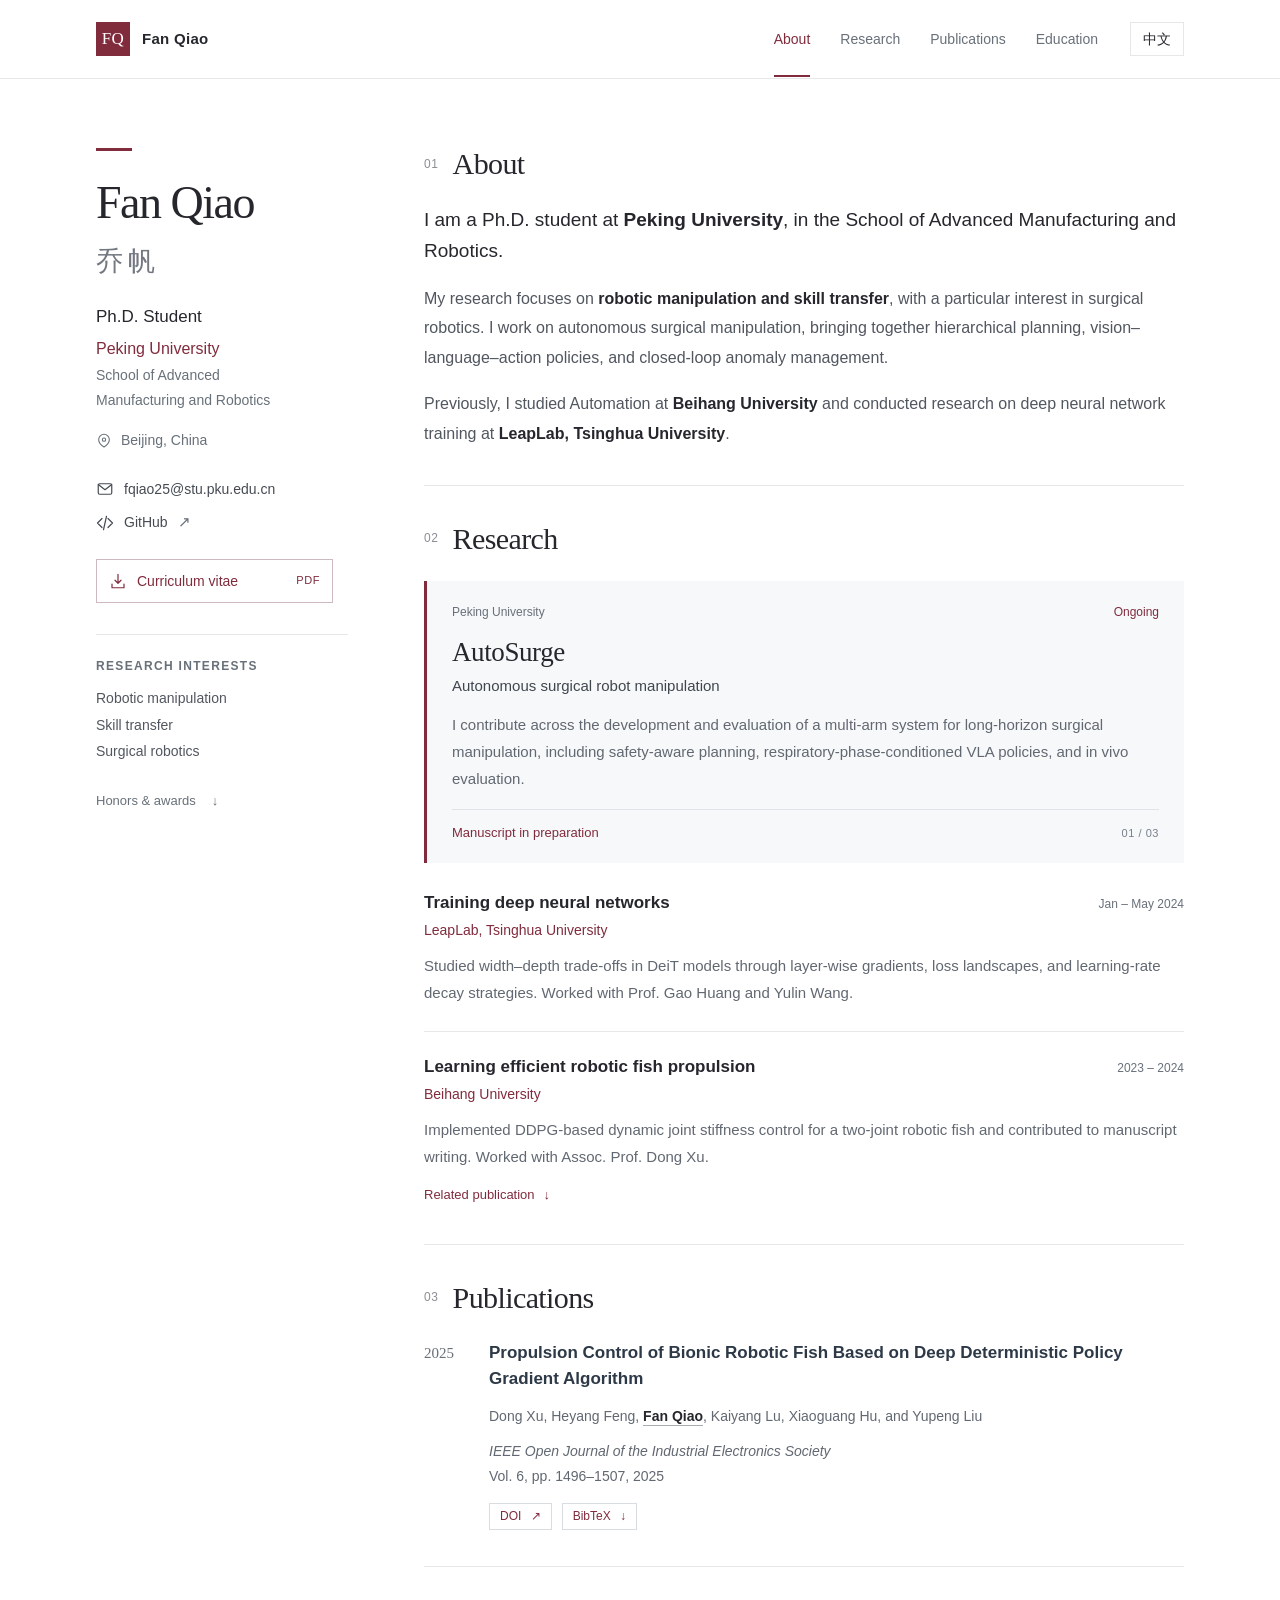
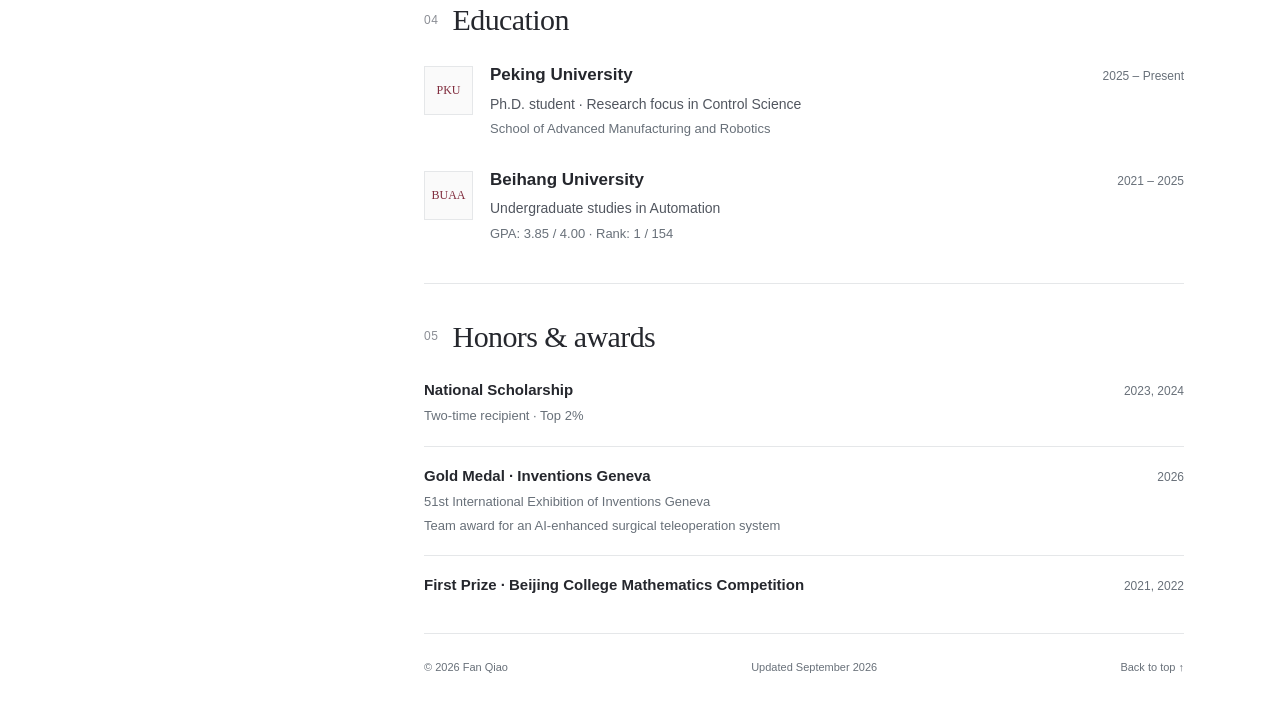
<file: index.html>
<!doctype html>
<html lang="en">
<head>
  <meta charset="utf-8">
  <meta name="viewport" content="width=device-width, initial-scale=1">
  <meta name="description" content="Fan Qiao (乔帆), Ph.D. student at Peking University. Research in robotic manipulation, skill transfer, and surgical robotics.">
  <meta name="theme-color" content="#802c3d">
  <meta property="og:title" content="Fan Qiao | Peking University">
  <meta property="og:description" content="Robotic manipulation, skill transfer, and surgical robotics.">
  <meta property="og:type" content="website">
  <title>Fan Qiao · 乔帆 | Peking University</title>
  <link rel="icon" type="image/svg+xml" href="data:image/svg+xml,%3Csvg xmlns='http://www.w3.org/2000/svg' viewBox='0 0 64 64'%3E%3Crect width='64' height='64' rx='12' fill='%23802c3d'/%3E%3Ctext x='32' y='44' text-anchor='middle' font-family='Georgia,serif' font-size='38' fill='white'%3EF%3C/text%3E%3C/svg%3E">
  <link rel="stylesheet" href="assets/site.css">
  <script src="assets/site.js" defer></script>
</head>
<body>
  <a class="skip-link" href="#main"><span data-en>Skip to content</span><span data-zh lang="zh-CN" hidden>跳至正文</span></a>
  <header class="site-header">
    <div class="header-inner">
      <a class="wordmark" href="#about" aria-label="Fan Qiao, home"><span class="monogram" aria-hidden="true">FQ</span><span>Fan Qiao</span></a>
      <nav class="main-nav" aria-label="Main navigation">
        <a href="#about"><span data-en>About</span><span data-zh lang="zh-CN" hidden>简介</span></a>
        <a href="#research"><span data-en>Research</span><span data-zh lang="zh-CN" hidden>研究</span></a>
        <a href="#publications"><span data-en>Publications</span><span data-zh lang="zh-CN" hidden>论文</span></a>
        <a href="#education"><span data-en>Education</span><span data-zh lang="zh-CN" hidden>教育</span></a>
      </nav>
      <button id="language-toggle" class="language-toggle" type="button" aria-label="Switch to Chinese" hidden><span data-en>中文</span><span data-zh lang="zh-CN" hidden>EN</span></button>
    </div>
  </header>

  <div class="page-layout">
    <aside class="profile" aria-label="Profile">
      <div class="profile-rule" aria-hidden="true"></div>
      <h1>Fan Qiao <span class="chinese-name" lang="zh-CN">乔帆</span></h1>
      <p class="role"><span data-en>Ph.D. Student</span><span data-zh lang="zh-CN" hidden>博士研究生</span></p>
      <p class="affiliation"><a href="https://www.pku.edu.cn/" target="_blank" rel="noopener noreferrer"><span data-en>Peking University</span><span data-zh lang="zh-CN" hidden>北京大学</span></a><br><span data-en>School of Advanced<br> Manufacturing and Robotics</span><span data-zh lang="zh-CN" hidden>先进制造与机器人学院</span></p>
      <p class="location"><svg viewBox="0 0 24 24" aria-hidden="true"><path d="M20 10c0 6-8 11-8 11S4 16 4 10a8 8 0 1 1 16 0Z"/><circle cx="12" cy="10" r="2.5"/></svg><span data-en>Beijing, China</span><span data-zh lang="zh-CN" hidden>中国 · 北京</span></p>
      <div class="contact-links">
        <a href="mailto:fqiao25@stu.pku.edu.cn"><svg viewBox="0 0 24 24" aria-hidden="true"><rect x="3" y="5" width="18" height="14" rx="2"/><path d="m3 6 9 7 9-7"/></svg><span>fqiao25@stu.pku.edu.cn</span></a>
        <a href="https://github.com/berker408" target="_blank" rel="noopener noreferrer"><svg viewBox="0 0 24 24" aria-hidden="true"><path d="m8 6-6 6 6 6M16 6l6 6-6 6m-2-15-4 18"/></svg><span>GitHub</span><span class="external" aria-hidden="true">↗</span></a>
      </div>
      <a class="cv-button" href="assets/Fan_Qiao_CV.pdf" target="_blank" rel="noopener"><svg viewBox="0 0 24 24" aria-hidden="true"><path d="M12 3v12m-4-4 4 4 4-4M4 16v5h16v-5"/></svg><span data-en>Curriculum vitae</span><span data-zh lang="zh-CN" hidden>下载简历</span><span class="file-label">PDF</span></a>
      <div class="interests">
        <h2><span data-en>Research interests</span><span data-zh lang="zh-CN" hidden>研究方向</span></h2>
        <ul><li><span data-en>Robotic manipulation</span><span data-zh lang="zh-CN" hidden>机器人操作</span></li><li><span data-en>Skill transfer</span><span data-zh lang="zh-CN" hidden>技能迁移</span></li><li><span data-en>Surgical robotics</span><span data-zh lang="zh-CN" hidden>手术机器人</span></li></ul>
      </div>
      <a class="profile-jump" href="#honors"><span data-en>Honors & awards</span><span data-zh lang="zh-CN" hidden>荣誉与奖励</span><span aria-hidden="true">↓</span></a>
    </aside>

    <main id="main">
      <section id="about" class="about section">
        <div class="section-heading"><span class="section-number" aria-hidden="true">01</span><h2><span data-en>About</span><span data-zh lang="zh-CN" hidden>个人简介</span></h2></div>
        <div data-en>
          <p class="intro">I am a Ph.D. student at <strong>Peking University</strong>, in the School of Advanced Manufacturing and Robotics.</p>
          <p>My research focuses on <strong>robotic manipulation and skill transfer</strong>, with a particular interest in surgical robotics. I work on autonomous surgical manipulation, bringing together hierarchical planning, vision–language–action policies, and closed-loop anomaly management.</p>
          <p>Previously, I studied Automation at <strong>Beihang University</strong> and conducted research on deep neural network training at <strong>LeapLab, Tsinghua University</strong>.</p>
        </div>
        <div data-zh lang="zh-CN" hidden>
          <p class="intro">我是乔帆，目前在<strong>北京大学先进制造与机器人学院</strong>攻读博士学位。</p>
          <p>我的研究聚焦<strong>机器人操作与技能迁移</strong>，重点关注手术机器人。目前参与自主手术操作系统研究，结合分层规划、视觉–语言–动作（VLA）策略与闭环异常管理。</p>
          <p>此前，我在<strong>北京航空航天大学</strong>学习自动化，并曾在<strong>清华大学 LeapLab</strong>开展深度神经网络训练研究。</p>
        </div>
      </section>

      <section id="research" class="section">
        <div class="section-heading"><span class="section-number" aria-hidden="true">02</span><h2><span data-en>Research</span><span data-zh lang="zh-CN" hidden>研究经历</span></h2></div>
        <article class="featured-project">
          <div class="project-meta"><span>Peking University</span><span class="status"><span data-en>Ongoing</span><span data-zh lang="zh-CN" hidden>进行中</span></span></div>
          <h3>AutoSurge</h3>
          <p class="project-subtitle"><span data-en>Autonomous surgical robot manipulation</span><span data-zh lang="zh-CN" hidden>自主手术机器人操作</span></p>
          <p data-en>I contribute across the development and evaluation of a multi-arm system for long-horizon surgical manipulation, including safety-aware planning, respiratory-phase-conditioned VLA policies, and in vivo evaluation.</p>
          <p data-zh lang="zh-CN" hidden>广泛参与多臂长时程自主手术系统的开发与评估，包括安全感知规划、呼吸相位条件化 VLA 策略以及在体验证。</p>
          <div class="project-footer"><span class="manuscript-label"><span data-en>Manuscript in preparation</span><span data-zh lang="zh-CN" hidden>稿件准备中</span></span><span class="project-index" aria-hidden="true">01 / 03</span></div>
        </article>
        <article class="research-row">
          <div class="row-heading"><h3><span data-en>Training deep neural networks</span><span data-zh lang="zh-CN" hidden>深度神经网络训练</span></h3><span class="date"><span data-en>Jan – May 2024</span><span data-zh lang="zh-CN" hidden>2024.01 – 05</span></span></div>
          <p class="institution">LeapLab, Tsinghua University</p>
          <p data-en>Studied width–depth trade-offs in DeiT models through layer-wise gradients, loss landscapes, and learning-rate decay strategies. Worked with Prof. Gao Huang and Yulin Wang.</p>
          <p data-zh lang="zh-CN" hidden>与 Gao Huang 教授、Yulin Wang 合作，研究 DeiT 模型的宽深比、逐层梯度、损失景观及学习率衰减策略。</p>
        </article>
        <article class="research-row">
          <div class="row-heading"><h3><span data-en>Learning efficient robotic fish propulsion</span><span data-zh lang="zh-CN" hidden>机器鱼高效推进的强化学习控制</span></h3><span class="date">2023 – 2024</span></div>
          <p class="institution"><span data-en>Beihang University</span><span data-zh lang="zh-CN" hidden>北京航空航天大学</span></p>
          <p data-en>Implemented DDPG-based dynamic joint stiffness control for a two-joint robotic fish and contributed to manuscript writing. Worked with Assoc. Prof. Dong Xu.</p>
          <p data-zh lang="zh-CN" hidden>与 Dong Xu 副教授合作，实现基于 DDPG 的双关节机器鱼动态刚度控制，并参与论文撰写。</p>
          <a class="text-link" href="#publications"><span data-en>Related publication</span><span data-zh lang="zh-CN" hidden>相关论文</span><span aria-hidden="true">↓</span></a>
        </article>
      </section>

      <section id="publications" class="section">
        <div class="section-heading"><span class="section-number" aria-hidden="true">03</span><h2><span data-en>Publications</span><span data-zh lang="zh-CN" hidden>发表论文</span></h2></div>
        <article class="publication">
          <div class="publication-year">2025</div>
          <div class="publication-body">
            <h3><a href="https://doi.org/10.1109/OJIES.2025.3606965" target="_blank" rel="noopener noreferrer">Propulsion Control of Bionic Robotic Fish Based on Deep Deterministic Policy Gradient Algorithm</a></h3>
            <p class="authors">Dong Xu, Heyang Feng, <strong>Fan Qiao</strong>, Kaiyang Lu, Xiaoguang Hu, and Yupeng Liu</p>
            <p class="venue"><em>IEEE Open Journal of the Industrial Electronics Society</em><br>Vol. 6, pp. 1496–1507, 2025</p>
            <div class="paper-links"><a href="https://doi.org/10.1109/OJIES.2025.3606965" target="_blank" rel="noopener noreferrer">DOI <span aria-hidden="true">↗</span></a><a href="assets/publication.bib" download>BibTeX <span aria-hidden="true">↓</span></a></div>
          </div>
        </article>
      </section>

      <section id="education" class="section">
        <div class="section-heading"><span class="section-number" aria-hidden="true">04</span><h2><span data-en>Education</span><span data-zh lang="zh-CN" hidden>教育背景</span></h2></div>
        <div class="education-list">
          <article class="education-row"><div class="school-mark" aria-hidden="true">PKU</div><div><div class="row-heading"><h3><span data-en>Peking University</span><span data-zh lang="zh-CN" hidden>北京大学</span></h3><span class="date"><span data-en>2025 – Present</span><span data-zh lang="zh-CN" hidden>2025 – 至今</span></span></div><p><span data-en>Ph.D. student · Research focus in Control Science</span><span data-zh lang="zh-CN" hidden>博士研究生 · 控制科学研究方向</span></p><p class="secondary"><span data-en>School of Advanced Manufacturing and Robotics</span><span data-zh lang="zh-CN" hidden>先进制造与机器人学院</span></p></div></article>
          <article class="education-row"><div class="school-mark" aria-hidden="true">BUAA</div><div><div class="row-heading"><h3><span data-en>Beihang University</span><span data-zh lang="zh-CN" hidden>北京航空航天大学</span></h3><span class="date">2021 – 2025</span></div><p><span data-en>Undergraduate studies in Automation</span><span data-zh lang="zh-CN" hidden>自动化 · 本科</span></p><p class="secondary"><span data-en>GPA: 3.85 / 4.00 · Rank: 1 / 154</span><span data-zh lang="zh-CN" hidden>GPA：3.85 / 4.00 · 排名：1 / 154</span></p></div></article>
        </div>
      </section>

      <section id="honors" class="section honors">
        <div class="section-heading"><span class="section-number" aria-hidden="true">05</span><h2><span data-en>Honors & awards</span><span data-zh lang="zh-CN" hidden>荣誉与奖励</span></h2></div>
        <ul class="award-list">
          <li><div><h3><span data-en>National Scholarship</span><span data-zh lang="zh-CN" hidden>国家奖学金</span></h3><p><span data-en>Two-time recipient · Top 2%</span><span data-zh lang="zh-CN" hidden>两次获奖 · 前 2%</span></p></div><span class="date">2023, 2024</span></li>
          <li><div><h3><span data-en>Gold Medal · Inventions Geneva</span><span data-zh lang="zh-CN" hidden>日内瓦国际发明展金奖</span></h3><p><span data-en>51st International Exhibition of Inventions Geneva<br>Team award for an AI-enhanced surgical teleoperation system</span><span data-zh lang="zh-CN" hidden>第 51 届 · AI 增强手术遥操作系统团队奖</span></p></div><span class="date">2026</span></li>
          <li><div><h3><span data-en>First Prize · Beijing College Mathematics Competition</span><span data-zh lang="zh-CN" hidden>北京市大学生数学竞赛一等奖</span></h3></div><span class="date">2021, 2022</span></li>
        </ul>
      </section>
      <footer class="site-footer"><span>© 2026 Fan Qiao</span><span><span data-en>Updated September 2026</span><span data-zh lang="zh-CN" hidden>更新于 2026 年 9 月</span></span><a href="#about"><span data-en>Back to top</span><span data-zh lang="zh-CN" hidden>返回顶部</span> ↑</a></footer>
    </main>
  </div>
</body>
</html>
</file>
<file: assets/site.css>
:root{color-scheme:light;--paper:#fff;--ink:#25272d;--muted:#687079;--accent:#802c3d;--line:#e5e7e9;--tint:#f7f8fa;--serif:Georgia,"Times New Roman","Songti SC",SimSun,serif;--sans:-apple-system,BlinkMacSystemFont,"Segoe UI","PingFang SC","Microsoft YaHei",sans-serif}
*{box-sizing:border-box}
html{scroll-behavior:smooth;scroll-padding-top:108px}
body{margin:0;background:var(--paper);color:var(--ink);font:16px/1.75 var(--sans);-webkit-font-smoothing:antialiased}
[hidden]{display:none!important}
a{color:var(--accent);text-decoration:none;text-underline-offset:4px}
a:hover{text-decoration:underline}
a:focus-visible,button:focus-visible{outline:2px solid var(--accent);outline-offset:5px;border-radius:2px}
button{font:inherit}
p{margin:0 0 17px}
strong{font-weight:600}
svg{width:18px;height:18px;flex-shrink:0;fill:none;stroke:currentColor;stroke-width:1.6;stroke-linecap:round;stroke-linejoin:round}
.skip-link{position:fixed;left:16px;top:-100px;z-index:20;background:white;padding:8px 16px;border:1px solid var(--accent)}
.skip-link:focus{top:12px}
.site-header{position:sticky;top:0;z-index:10;background:rgba(255,255,255,.97);border-bottom:1px solid var(--line)}
.header-inner{max-width:1160px;margin:auto;padding:0 36px;min-height:78px;display:flex;align-items:center;gap:32px}
.wordmark{display:flex;align-items:center;gap:12px;color:var(--ink);font-weight:600;font-size:15px;letter-spacing:.02em;white-space:nowrap}
.wordmark:hover{text-decoration:none}
.monogram{display:grid;place-items:center;width:34px;height:34px;background:var(--accent);color:white;font:17px var(--serif)}
.main-nav{display:flex;gap:30px;margin-left:auto}
.main-nav a{position:relative;font-size:14px;color:var(--muted);padding:25px 0}
.main-nav a:hover,.main-nav a[aria-current]{color:var(--accent);text-decoration:none}
.main-nav a[aria-current]::after{content:"";height:2px;background:var(--accent);position:absolute;bottom:-1px;left:0;right:0}
.language-toggle{border:1px solid var(--line);color:var(--ink);background:white;padding:4px 12px;cursor:pointer;min-width:49px;font-size:14px}
.language-toggle:hover{border-color:var(--accent);color:var(--accent)}
.page-layout{max-width:1160px;margin:0 auto;padding:65px 36px 0;display:grid;grid-template-columns:252px minmax(0,1fr);gap:76px}
.profile{position:sticky;top:129px;align-self:start;padding-bottom:36px}
.profile-rule{width:36px;height:3px;background:var(--accent);margin:4px 0 26px}
h1{font:normal 46px/1.12 var(--serif);letter-spacing:-1.5px;margin:0 0 19px}
.chinese-name{display:block;font:normal 27px/1.6 var(--serif);letter-spacing:5px;margin-top:11px;color:#727780}
.role{font-size:17px;font-weight:500;margin-bottom:4px}
.affiliation{font-size:14px;line-height:1.75;color:var(--muted);margin-bottom:16px}
.affiliation a{font-size:16px;font-weight:500}
.location{display:flex;align-items:center;gap:9px;color:var(--muted);font-size:14px;margin-bottom:24px}
.location svg{width:16px;height:16px}
.contact-links{display:grid;gap:8px;margin-bottom:23px}
.contact-links a{display:flex;align-items:center;gap:10px;font-size:14px;color:#464b53;overflow-wrap:anywhere}
.contact-links a:hover{color:var(--accent)}
.external{font-size:15px;color:var(--muted)}
.cv-button{display:flex;align-items:center;gap:10px;padding:9px 12px;border:1px solid #cdb9be;max-width:237px;color:var(--accent);font-size:14px;transition:background .15s}
.cv-button:hover{background:#faf5f6;text-decoration:none}
.file-label{font-size:11px;letter-spacing:.05em;margin-left:auto}
.interests{border-top:1px solid var(--line);margin-top:31px;padding-top:22px}
.interests h2{font:600 12px/1.5 var(--sans);text-transform:uppercase;letter-spacing:.11em;margin:0 0 10px;color:var(--muted)}
.interests ul{list-style:none;margin:0;padding:0;font-size:14px;color:#51565f;line-height:1.9}
.profile-jump{display:flex;gap:16px;font-size:13px;margin-top:25px;color:var(--muted)}
.section{padding:0 0 36px;margin:0 0 33px;border-bottom:1px solid var(--line);scroll-margin-top:12px}
.section-heading{display:flex;align-items:center;gap:14px;margin-bottom:23px}
.section-number{font:12px/1.5 var(--sans);letter-spacing:.05em;color:#8b8e95}
.section-heading h2{font:normal 30px/1.3 var(--serif);letter-spacing:-.6px;margin:0}
.about .section-heading{margin-bottom:21px}
.about p{font-size:16px;line-height:1.85;color:#51565f}
.about p.intro{font-size:19px;line-height:1.65;color:var(--ink)}
.about p:last-child{margin-bottom:0}
.about strong{color:var(--ink)}
h3{font-size:17px;line-height:1.5;font-weight:600;margin:0}
.featured-project{border-left:3px solid var(--accent);background:var(--tint);padding:21px 25px 18px;margin-bottom:27px}
.project-meta{display:flex;align-items:center;justify-content:space-between;gap:10px;font-size:12px;color:var(--muted);margin-bottom:12px}
.status{color:var(--accent);font-size:12px}
.featured-project h3{font:normal 27px/1.3 var(--serif);margin:0 0 3px;letter-spacing:-.4px}
.project-subtitle{color:#40464e;font-size:15px;margin-bottom:12px}
.featured-project>p:not(.project-subtitle){font-size:15px;color:#626871;line-height:1.8;margin-bottom:17px}
.project-footer{border-top:1px solid #e0e3e7;padding-top:12px;display:flex;justify-content:space-between;align-items:center;gap:12px}
.manuscript-label{font-size:13px;color:var(--accent)}
.project-index{font-size:11px;color:#777f8b;letter-spacing:.05em}
.research-row+.research-row{margin-top:25px;padding-top:22px;border-top:1px solid var(--line)}
.row-heading{display:flex;align-items:baseline;justify-content:space-between;gap:16px;margin-bottom:3px}
.date{white-space:nowrap;color:var(--muted);font-size:12px;font-variant-numeric:tabular-nums}
.institution{font-size:14px;color:var(--accent);margin-bottom:9px}
.research-row>p:not(.institution){font-size:15px;line-height:1.8;color:#626871;margin-bottom:10px}
.text-link{font-size:13px;display:inline-flex;gap:9px}
.publication{display:grid;grid-template-columns:45px minmax(0,1fr);gap:20px}
.publication-year{font:15px/1.7 var(--serif);color:var(--muted);padding-top:1px}
.publication h3{font-size:17px;line-height:1.55;margin-bottom:12px}
.publication h3 a{color:#2d3947}
.publication h3 a:hover{color:var(--accent)}
.authors{color:#626871;font-size:14px;line-height:1.8;margin-bottom:9px}
.authors strong{color:var(--ink);border-bottom:1px solid #a8acb3;padding-bottom:1px}
.venue{font-size:14px;color:#626871;line-height:1.8;margin-bottom:14px}
.paper-links{display:flex;gap:10px}
.paper-links a{font-size:12px;line-height:1.6;padding:3px 10px;border:1px solid #d9dce1;color:var(--accent)}
.paper-links a:hover{border-color:var(--accent);text-decoration:none}
.paper-links span{margin-left:6px}
.education-list{display:grid;gap:25px}
.education-row{display:grid;grid-template-columns:49px minmax(0,1fr);gap:17px}
.school-mark{border:1px solid var(--line);background:#fafafa;width:49px;height:49px;display:grid;place-items:center;font:12px var(--serif);color:var(--accent);margin-top:4px}
.education-row p{font-size:14px;margin:0;line-height:1.9;color:#51565f}
.education-row .secondary{font-size:13px;color:var(--muted)}
.award-list{padding:0;margin:0;list-style:none}
.award-list li{display:flex;justify-content:space-between;gap:22px;align-items:baseline;padding:0 0 18px;margin-bottom:18px;border-bottom:1px solid var(--line)}
.award-list li:last-child{padding:0;margin:0;border:0}
.award-list h3{font-size:15px}
.award-list p{font-size:13px;color:var(--muted);line-height:1.8;margin:3px 0 0}
.honors{margin-bottom:0}
.site-footer{display:flex;flex-wrap:wrap;justify-content:space-between;gap:10px;padding:24px 0 36px;color:var(--muted);font-size:11px}
.site-footer a{color:var(--muted)}
html[lang="zh-CN"] .section-heading h2{font-size:28px;letter-spacing:1px}
html[lang="zh-CN"] .about p{line-height:2}
@media(min-width:960px) and (max-height:800px){.profile{position:relative;top:0}}
@media(max-width:1000px){.page-layout{gap:45px;grid-template-columns:228px minmax(0,1fr)}.row-heading{flex-wrap:wrap;gap:3px 14px}.row-heading .date{font-size:12px}.header-inner{gap:24px}.main-nav{gap:23px}}
@media(max-width:760px){html{scroll-padding-top:95px}.header-inner{min-height:68px;padding:0 24px;gap:18px}.wordmark>span:last-child{display:none}.main-nav{gap:21px;margin-left:auto}.main-nav a{font-size:13px;padding:20px 0}.page-layout{display:block;padding:37px 24px 0;max-width:650px}.profile{position:static;display:grid;grid-template-columns:1fr 1fr;column-gap:24px;padding:0 0 29px;margin-bottom:33px;border-bottom:1px solid var(--line)}.profile-rule{grid-column:1/-1;margin:0 0 20px}h1{grid-column:1;font-size:39px;margin-bottom:12px}.chinese-name{font-size:22px;display:inline-block;letter-spacing:2px;margin:0 0 0 12px}.role{grid-column:1;font-size:15px}.affiliation{grid-column:1;grid-row:4/span 3;font-size:13px;margin-bottom:0}.affiliation a{font-size:15px}.location{grid-column:2;grid-row:2;align-self:center;margin:0;font-size:13px}.contact-links{grid-column:2;grid-row:3/span 2;gap:6px;margin:5px 0 12px}.contact-links a{font-size:12px}.cv-button{grid-column:2;grid-row:5;align-self:start;font-size:13px;padding:7px 10px}.interests{grid-column:1/-1;margin-top:24px;padding-top:15px}.interests h2{display:none}.interests ul{display:flex;flex-wrap:wrap;gap:4px 19px;font-size:12px}.profile-jump{display:none}.section{padding-bottom:28px;margin-bottom:28px}.section-heading h2{font-size:28px}.about p.intro{font-size:18px}.section-heading{margin-bottom:19px}.featured-project{padding:19px 20px}.site-footer{padding-bottom:27px}}
@media(max-width:440px){.header-inner{padding:0 18px;gap:12px}.main-nav{gap:15px}.main-nav a{font-size:12px}.language-toggle{font-size:12px;padding:4px 7px;min-width:39px}.monogram{width:29px;height:29px;font-size:15px}.page-layout{padding:28px 20px 0}.profile{display:block}.profile-rule{margin-bottom:17px}h1{font-size:40px;margin-bottom:9px}.chinese-name{margin-left:17px}.affiliation{margin-bottom:13px}.affiliation br+span br{display:none}.location{margin-bottom:17px;font-size:13px}.contact-links{display:flex;flex-wrap:wrap;gap:8px 20px;margin-bottom:17px}.contact-links a{font-size:13px}.cv-button{max-width:222px;font-size:14px}.interests{margin-top:19px}.interests ul{font-size:12px;gap:4px 14px}.featured-project{padding:17px 17px}.project-meta{font-size:11px}.publication{grid-template-columns:1fr;gap:8px}.publication-year{font-size:14px}.award-list li{gap:10px}.award-list .date{font-size:11px}.education-row{grid-template-columns:42px minmax(0,1fr);gap:13px}.school-mark{width:42px;height:44px;font-size:11px}.site-footer{font-size:10px}.section-number{font-size:11px}}
@media(max-width:370px){html{scroll-padding-top:135px}.header-inner{flex-wrap:wrap;padding-top:10px;padding-bottom:5px;gap:4px 12px}.wordmark>span:last-child{display:inline;font-size:13px}.language-toggle{margin-left:auto}.main-nav{order:3;width:100%;justify-content:space-between;margin:0}.main-nav a{padding:7px 0;font-size:13px}}
@media(prefers-reduced-motion:reduce){html{scroll-behavior:auto}*{transition:none!important}}
@media print{.site-header,.language-toggle,.skip-link,.profile-jump,.site-footer a{display:none}.page-layout{padding:0;display:grid;grid-template-columns:185px 1fr;gap:35px}.profile{position:static}body{font-size:12px}.section{break-inside:avoid;margin-bottom:17px;padding-bottom:17px}.section-heading h2{font-size:24px}.about p,.about p.intro{font-size:13px}.featured-project{background:#f7f8fa}.cv-button{font-size:12px}a{color:inherit}h1{font-size:35px}}
</file>
